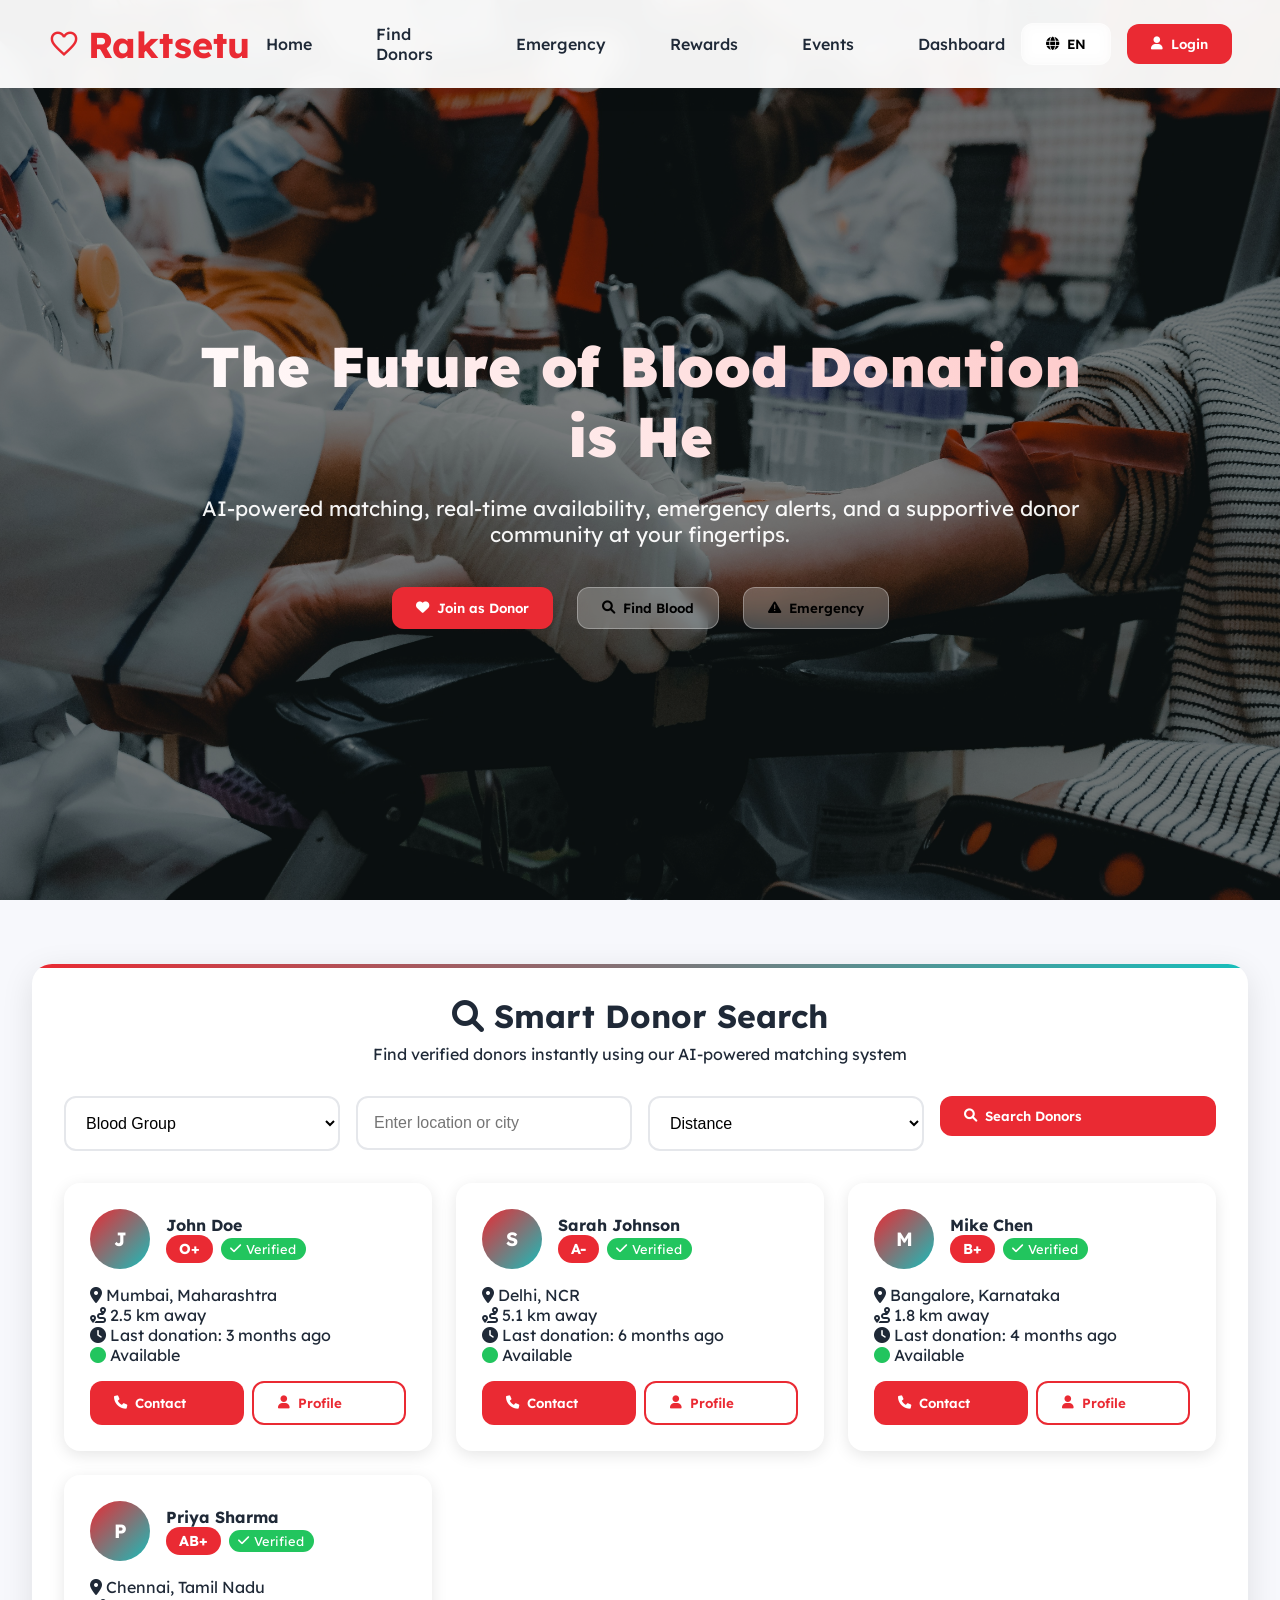
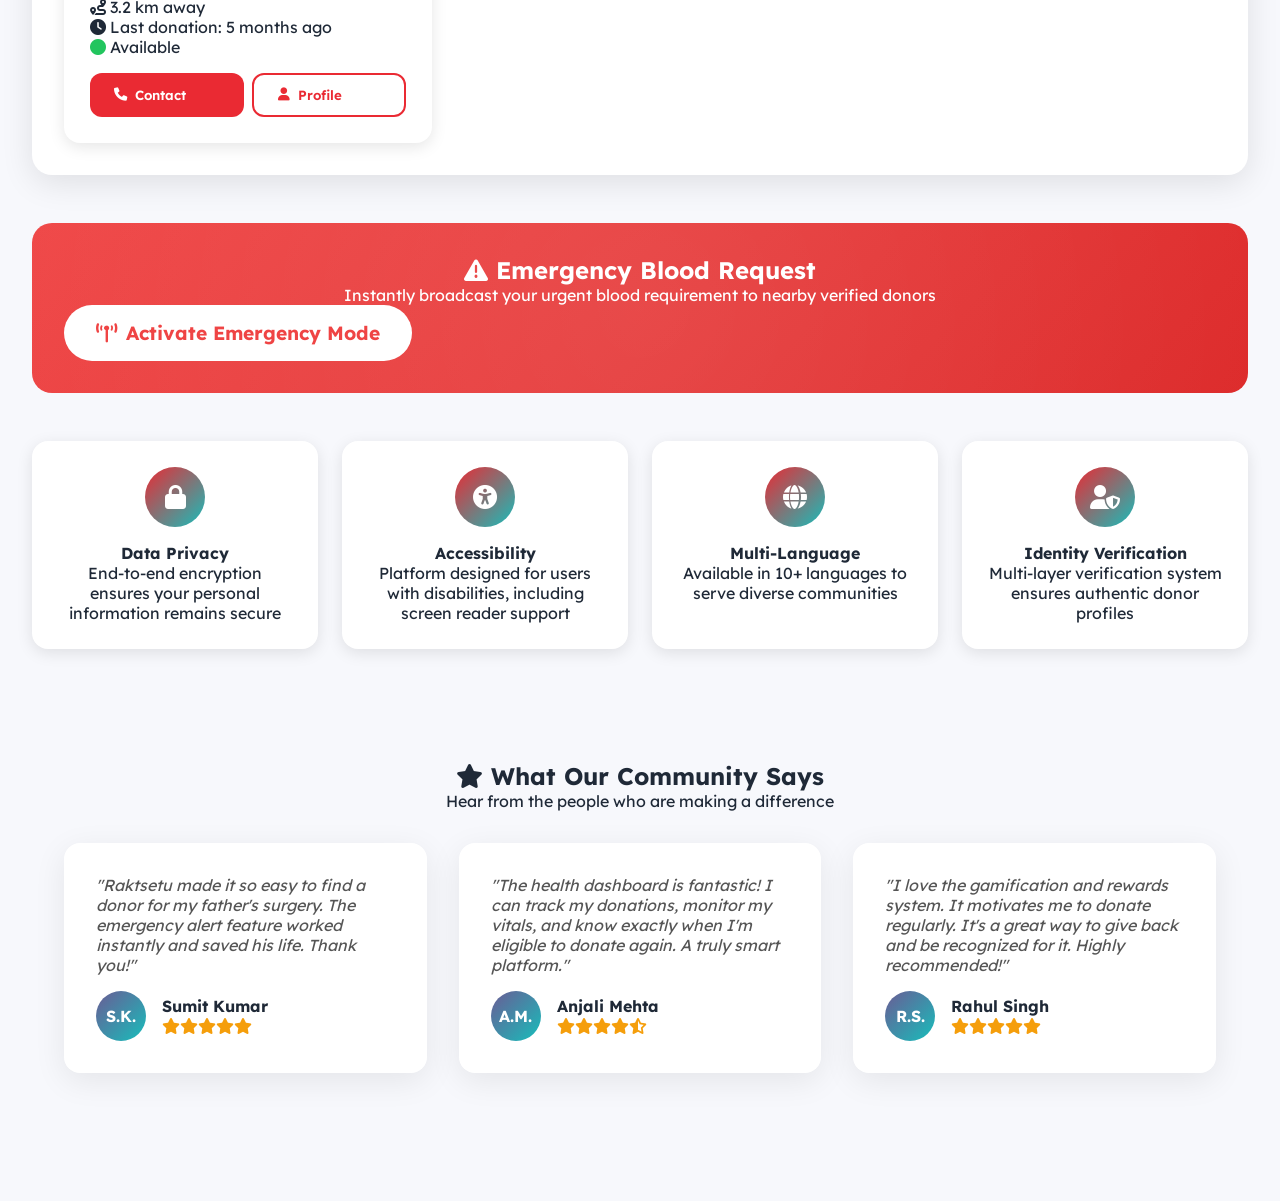
<file: index.html>
<!DOCTYPE html>
<html lang="en">
<head>
  <meta charset="UTF-8" />
  <meta name="viewport" content="width=device-width, initial-scale=1.0" />
  <title>Raktsetu - Smart Blood Donation Platform</title>
  <link href="https://fonts.googleapis.com/css2?family=Lexend:wght@400;500;700;900&display=swap" rel="stylesheet">
  <link href="https://fonts.googleapis.com/css2?family=Material+Symbols+Outlined" rel="stylesheet" />
  <link href="https://cdnjs.cloudflare.com/ajax/libs/font-awesome/6.0.0/css/all.min.css" rel="stylesheet">
   <link rel="stylesheet" href="styles.css" />

</head>
<body>
  <header class="navbar">
    <div class="logo">
      <span class="material-symbols-outlined heartbeat">favorite</span>
      <h2>Raktsetu</h2>
    </div>
    <nav class="nav-links">
      <a href="#home">Home</a>
      <a href="#search">Find Donors</a>
      <a href="#emergency">Emergency</a>
      <a href="rewards.html">Rewards</a>
      <a href="events.html">Events</a>
      <a href="dashboard.html">Dashboard</a>
    </nav>
    <div class="nav-actions">
      <div class="language-selector">
        <button class="btn glass" id="languageBtn">
          <i class="fas fa-globe"></i> EN
        </button>
        <div class="language-dropdown" id="languageDropdown">
          <div class="language-option" data-lang="en">🇺🇸 English</div>
          <div class="language-option" data-lang="hi">🇮🇳 हिंदी</div>
          <div class="language-option" data-lang="es">🇪🇸 Español</div>
          <div class="language-option" data-lang="fr">🇫🇷 Français</div>
        </div>
      </div>
      <button class="btn primary" onclick="openModal('loginModal')">
        <i class="fas fa-user"></i> Login
      </button>
    </div>
  </header>

  <section class="hero">
    <div class="hero-content">
      <h1>The Future of Blood Donation is Here</h1>
      <p>AI-powered matching, real-time availability, emergency alerts, and a supportive donor community at your fingertips.</p>
      <div class="hero-buttons">
        <button class="btn primary" onclick="openModal('donorModal')">
          <i class="fas fa-heart"></i> Join as Donor
        </button>
        <button class="btn glass" onclick="scrollToSection('search')">
          <i class="fas fa-search"></i> Find Blood
        </button>
        <button class="btn glass" onclick="openModal('emergencyModal')">
          <i class="fas fa-exclamation-triangle"></i> Emergency
        </button>
      </div>
    </div>
  </section>

  <div class="dashboard">
    <section class="search-section" id="search">
      <div class="search-header">
        <h2><i class="fas fa-search"></i> Smart Donor Search</h2>
        <p>Find verified donors instantly using our AI-powered matching system</p>
      </div>
      
      <form class="search-form" id="searchForm">
        <div class="form-group">
          <select class="form-control" id="bloodType">
            <option value="">Blood Group</option>
            <option value="A+">A+</option>
            <option value="A-">A-</option>
            <option value="B+">B+</option>
            <option value="B-">B-</option>
            <option value="AB+">AB+</option>
            <option value="AB-">AB-</option>
            <option value="O+">O+</option>
            <option value="O-">O-</option>
          </select>
        </div>
        <div class="form-group">
          <input type="text" class="form-control" id="location" placeholder="Enter location or city">
        </div>
        <div class="form-group">
          <select class="form-control" id="distance">
            <option value="">Distance</option>
            <option value="5">Within 5 km</option>
            <option value="10">Within 10 km</option>
            <option value="25">Within 25 km</option>
            <option value="50">Within 50 km</option>
          </select>
        </div>
        <div class="form-group">
          <button type="submit" class="btn primary" style="width: 100%;">
            <i class="fas fa-search"></i> Search Donors
          </button>
        </div>
      </form>

      <div class="search-results" id="searchResults"></div>
    </section>

    <section class="emergency-section" id="emergency">
      <h2><i class="fas fa-exclamation-triangle"></i> Emergency Blood Request</h2>
      <p>Instantly broadcast your urgent blood requirement to nearby verified donors</p>
      <button class="btn emergency-button" onclick="activateEmergency()">
        <i class="fas fa-broadcast-tower"></i> Activate Emergency Mode
      </button>
    </section>

    <div class="security-features">
      <div class="security-card">
        <div class="feature-icon" style="width: 60px; height: 60px; font-size: 1.5rem;">
          <i class="fas fa-lock"></i>
        </div>
        <h4>Data Privacy</h4>
        <p>End-to-end encryption ensures your personal information remains secure</p>
      </div>
      
      <div class="security-card">
        <div class="feature-icon" style="width: 60px; height: 60px; font-size: 1.5rem;">
          <i class="fas fa-universal-access"></i>
        </div>
        <h4>Accessibility</h4>
        <p>Platform designed for users with disabilities, including screen reader support</p>
      </div>
      
      <div class="security-card">
        <div class="feature-icon" style="width: 60px; height: 60px; font-size: 1.5rem;">
          <i class="fas fa-globe"></i>
        </div>
        <h4>Multi-Language</h4>
        <p>Available in 10+ languages to serve diverse communities</p>
      </div>

      <div class="security-card">
        <div class="feature-icon" style="width: 60px; height: 60px; font-size: 1.5rem;">
          <i class="fas fa-user-shield"></i>
        </div>
        <h4>Identity Verification</h4>
        <p>Multi-layer verification system ensures authentic donor profiles</p>
      </div>
    </div>
    
    <section class="reviews-section" id="reviews">
      <h2><i class="fas fa-star"></i> What Our Community Says</h2>
      <p>Hear from the people who are making a difference</p>
      
      <div class="reviews-grid">
        <div class="review-card">
          <p>"Raktsetu made it so easy to find a donor for my father's surgery. The emergency alert feature worked instantly and saved his life. Thank you!"</p>
          <div class="reviewer-info">
            <div class="reviewer-avatar">S.K.</div>
            <div>
              <strong>Sumit Kumar</strong>
              <div style="color: #f59e0b;">
                <i class="fas fa-star"></i><i class="fas fa-star"></i><i class="fas fa-star"></i><i class="fas fa-star"></i><i class="fas fa-star"></i>
              </div>
            </div>
          </div>
        </div>
        
        <div class="review-card">
          <p>"The health dashboard is fantastic! I can track my donations, monitor my vitals, and know exactly when I'm eligible to donate again. A truly smart platform."</p>
          <div class="reviewer-info">
            <div class="reviewer-avatar">A.M.</div>
            <div>
              <strong>Anjali Mehta</strong>
              <div style="color: #f59e0b;">
                <i class="fas fa-star"></i><i class="fas fa-star"></i><i class="fas fa-star"></i><i class="fas fa-star"></i><i class="fas fa-star-half-alt"></i>
              </div>
            </div>
          </div>
        </div>

        <div class="review-card">
          <p>"I love the gamification and rewards system. It motivates me to donate regularly. It's a great way to give back and be recognized for it. Highly recommended!"</p>
          <div class="reviewer-info">
            <div class="reviewer-avatar">R.S.</div>
            <div>
              <strong>Rahul Singh</strong>
              <div style="color: #f59e0b;">
                <i class="fas fa-star"></i><i class="fas fa-star"></i><i class="fas fa-star"></i><i class="fas fa-star"></i><i class="fas fa-star"></i>
              </div>
            </div>
          </div>
        </div>
      </div>
    </section>
  </div>
  
  <div class="modal" id="loginModal">
    <div class="modal-content">
      <button class="modal-close" onclick="closeModal('loginModal')">×</button>
      <h2><i class="fas fa-sign-in-alt"></i> Login to Raktsetu</h2>
      <form id="loginForm">
        <div style="margin-bottom: 1rem;">
          <input type="email" class="form-control" placeholder="Email Address" required>
        </div>
        <div style="margin-bottom: 1rem;">
          <input type="password" class="form-control" placeholder="Password" required>
        </div>
        <button type="submit" class="btn primary" style="width: 100%;">
          <i class="fas fa-sign-in-alt"></i> Login
        </button>
      </form>
      <p style="text-align: center; margin-top: 1rem;">
        Don't have an account? <a href="#" onclick="openModal('donorModal'); closeModal('loginModal');">Sign up</a>
      </p>
    </div>
  </div>

  <div class="modal" id="donorModal">
    <div class="modal-content">
      <button class="modal-close" onclick="closeModal('donorModal')">×</button>
      <h2><i class="fas fa-user-plus"></i> Join as Donor</h2>
      <form id="donorForm">
        <div style="display: grid; grid-template-columns: 1fr 1fr; gap: 1rem; margin-bottom: 1rem;">
          <input type="text" class="form-control" placeholder="Full Name" required>
          <input type="email" class="form-control" placeholder="Email" required>
        </div>
        <div style="display: grid; grid-template-columns: 1fr 1fr; gap: 1rem; margin-bottom: 1rem;">
          <input type="tel" class="form-control" placeholder="Phone Number" required>
          <select class="form-control" required>
            <option value="">Blood Group</option>
            <option value="A+">A+</option>
            <option value="A-">A-</option>
            <option value="B+">B+</option>
            <option value="B-">B-</option>
            <option value="AB+">AB+</option>
            <option value="AB-">AB-</option>
            <option value="O+">O+</option>
            <option value="O-">O-</option>
          </select>
        </div>
        <div style="margin-bottom: 1rem;">
          <input type="text" class="form-control" placeholder="City, State" required>
        </div>
        <div style="margin-bottom: 1rem;">
          <label style="display: flex; align-items: center; gap: 0.5rem;">
            <input type="checkbox" required>
            I agree to health verification and terms of service
          </label>
        </div>
        <button type="submit" class="btn primary" style="width: 100%;">
          <i class="fas fa-heart"></i> Register as Donor
        </button>
      </form>
    </div>
  </div>

  <div class="modal" id="emergencyModal">
    <div class="modal-content">
      <button class="modal-close" onclick="closeModal('emergencyModal')">×</button>
      <h2 style="color: var(--danger);"><i class="fas fa-exclamation-triangle"></i> Emergency Blood Request</h2>
      <form id="emergencyForm">
        <div style="margin-bottom: 1rem;">
          <select class="form-control" required>
            <option value="">Required Blood Group</option>
            <option value="A+">A+</option>
            <option value="A-">A-</option>
            <option value="B+">B+</option>
            <option value="B-">B-</option>
            <option value="AB+">AB+</option>
            <option value="AB-">AB-</option>
            <option value="O+">O+</option>
            <option value="O-">O-</option>
          </select>
        </div>
        <div style="margin-bottom: 1rem;">
          <input type="number" class="form-control" placeholder="Units Required" min="1" required>
        </div>
        <div style="margin-bottom: 1rem;">
          <input type="text" class="form-control" placeholder="Hospital Name" required>
        </div>
        <div style="margin-bottom: 1rem;">
          <input type="text" class="form-control" placeholder="Hospital Address" required>
        </div>
        <div style="margin-bottom: 1rem;">
          <input type="tel" class="form-control" placeholder="Emergency Contact" required>
        </div>
        <div style="margin-bottom: 1rem;">
          <textarea class="form-control" rows="3" placeholder="Additional Details (Patient condition, urgency level)"></textarea>
        </div>
        <button type="submit" class="btn" style="width: 100%; background: var(--danger); color: white;">
          <i class="fas fa-broadcast-tower"></i> Send Emergency Alert
        </button>
      </form>
    </div>
  </div>

  <div class="toast" id="toast">
    <i class="fas fa-check-circle"></i>
    <span id="toastMessage">Success!</span>
  </div>
  <script src="script.js"></script>
</body>
</html>
</file>
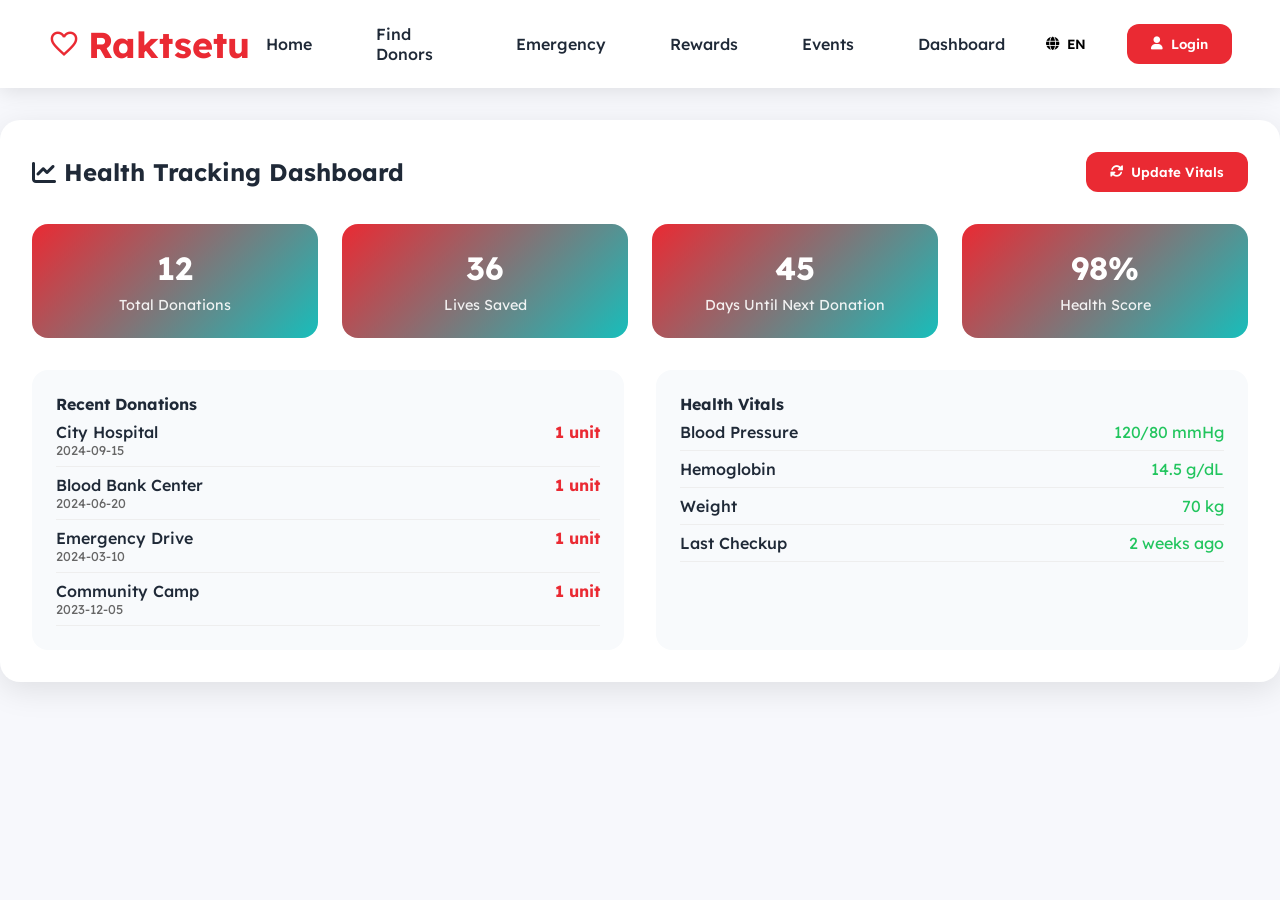
<file: dashboard.html>
<!DOCTYPE html>
<html lang="en">
<head>
  <meta charset="UTF-8" />
  <meta name="viewport" content="width=device-width, initial-scale=1.0" />
  <title>Raktsetu - Dashboard</title>
  <link href="https://fonts.googleapis.com/css2?family=Lexend:wght@400;500;700;900&display=swap" rel="stylesheet">
  <link href="https://fonts.googleapis.com/css2?family=Material+Symbols+Outlined" rel="stylesheet" />
  <link href="https://cdnjs.cloudflare.com/ajax/libs/font-awesome/6.0.0/css/all.min.css" rel="stylesheet">
  <style>
    /* Global Variables */
    :root {
      --primary: #ea2a33;
      --secondary: #6b5b95;
      --accent: #17bebb;
      --base: #f7f8fc;
      --success: #22c55e;
      --warning: #f59e0b;
      --danger: #ef4444;
      --dark: #1f2937;
      --light: #f8fafc;
    }

    * {
      margin: 0;
      padding: 0;
      box-sizing: border-box;
    }

    body {
      font-family: "Lexend", sans-serif;
      background: var(--base);
      color: var(--dark);
      overflow-x: hidden;
    }

    /* Enhanced Navbar */
    .navbar {
      position: fixed;
      top: 0;
      width: 100%;
      display: flex;
      justify-content: space-between;
      align-items: center;
      padding: 1rem 3rem;
      background: rgba(255, 255, 255, 0.95);
      backdrop-filter: blur(10px);
      box-shadow: 0 4px 20px rgba(0,0,0,0.1);
      z-index: 1000;
      transition: all 0.3s ease;
    }

    .logo {
      display: flex;
      align-items: center;
      gap: 0.5rem;
      color: var(--primary);
      font-weight: 700;
      font-size: 1.5rem;
    }

    .heartbeat {
      color: var(--primary);
      animation: heartbeat 1.5s infinite;
      font-size: 2rem;
    }

    .nav-links {
      display: flex;
      gap: 2rem;
      align-items: center;
    }

    .nav-links a {
      text-decoration: none;
      color: var(--dark);
      font-weight: 500;
      padding: 0.5rem 1rem;
      border-radius: 8px;
      transition: all 0.3s ease;
    }

    .nav-links a:hover {
      background: var(--primary);
      color: white;
      transform: translateY(-2px);
    }

    .nav-actions {
      display: flex;
      gap: 1rem;
      align-items: center;
    }

    .btn {
      padding: 0.75rem 1.5rem;
      border: none;
      border-radius: 12px;
      font-weight: 600;
      cursor: pointer;
      transition: all 0.3s ease;
      display: flex;
      align-items: center;
      gap: 0.5rem;
      font-family: inherit;
    }

    .btn.primary {
      background: var(--primary);
      color: white;
    }

    .btn.primary:hover {
      background: #c91f28;
      transform: translateY(-2px);
      box-shadow: 0 8px 25px rgba(234, 42, 51, 0.3);
    }

    .btn.secondary {
      border: 2px solid var(--primary);
      background: transparent;
      color: var(--primary);
    }

    .btn.glass {
      background: rgba(255,255,255,0.25);
      backdrop-filter: blur(6px);
      border: 1px solid rgba(255,255,255,0.3);
    }
    
    .content-page {
      padding-top: 120px;
      padding-bottom: 4rem;
      max-width: 1400px;
      margin: 0 auto;
      min-height: 100vh;
    }

    /* Health Dashboard */
    .health-dashboard {
      background: white;
      border-radius: 20px;
      padding: 2rem;
      box-shadow: 0 8px 32px rgba(0,0,0,0.1);
      margin-bottom: 3rem;
    }

    .dashboard-header {
      display: flex;
      justify-content: space-between;
      align-items: center;
      margin-bottom: 2rem;
    }

    .stats-grid {
      display: grid;
      grid-template-columns: repeat(auto-fit, minmax(200px, 1fr));
      gap: 1.5rem;
      margin-bottom: 2rem;
    }

    .stat-card {
      background: linear-gradient(135deg, var(--primary), var(--accent));
      color: white;
      padding: 1.5rem;
      border-radius: 16px;
      text-align: center;
    }

    .stat-number {
      font-size: 2rem;
      font-weight: bold;
      margin-bottom: 0.5rem;
    }

    .stat-label {
      opacity: 0.9;
      font-size: 0.9rem;
    }

    /* Modal Styles */
    .modal {
      display: none;
      position: fixed;
      top: 0;
      left: 0;
      width: 100%;
      height: 100%;
      background: rgba(0,0,0,0.8);
      z-index: 10000;
      align-items: center;
      justify-content: center;
    }

    .modal-content {
      background: white;
      border-radius: 20px;
      padding: 2rem;
      max-width: 500px;
      width: 90%;
      max-height: 80vh;
      overflow-y: auto;
      position: relative;
    }

    .modal-close {
      position: absolute;
      top: 1rem;
      right: 1rem;
      background: none;
      border: none;
      font-size: 1.5rem;
      cursor: pointer;
      color: var(--dark);
    }
    
    /* Language Selector */
    .language-selector {
      position: relative;
    }

    .language-dropdown {
      position: absolute;
      top: 100%;
      right: 0;
      background: white;
      border-radius: 12px;
      box-shadow: 0 8px 32px rgba(0,0,0,0.1);
      padding: 0.5rem 0;
      min-width: 150px;
      display: none;
      z-index: 1001;
    }

    .language-option {
      padding: 0.75rem 1rem;
      cursor: pointer;
      transition: all 0.3s ease;
      display: flex;
      align-items: center;
      gap: 0.5rem;
    }

    .language-option:hover {
      background: var(--base);
      color: var(--primary);
    }

    /* Animations */
    @keyframes heartbeat {
      0%, 100% { transform: scale(1); }
      50% { transform: scale(1.3); }
    }

    @keyframes fadeInUp {
      from { opacity: 0; transform: translateY(30px); }
      to { opacity: 1; transform: translateY(0); }
    }

    /* Toast Notification */
    .toast {
      position: fixed;
      bottom: 20px;
      right: 20px;
      background: var(--success);
      color: white;
      padding: 1rem 1.5rem;
      border-radius: 12px;
      font-weight: 500;
      opacity: 0;
      transform: translateY(20px);
      transition: all 0.5s ease;
      z-index: 9999;
      display: flex;
      align-items: center;
      gap: 0.5rem;
    }

    .toast.show {
      opacity: 1;
      transform: translateY(0);
    }
    .toast.error {
      background: var(--danger);
    }
    .toast.info {
      background: var(--secondary);
    }
    
    /* Responsive Design */
    @media (max-width: 768px) {
      .navbar {
        padding: 1rem;
      }
      
      .nav-links {
        display: none;
      }
    }
  </style>
</head>
<body>
  <header class="navbar">
    <div class="logo">
      <span class="material-symbols-outlined heartbeat">favorite</span>
      <h2>Raktsetu</h2>
    </div>
    <nav class="nav-links">
      <a href="index.html">Home</a>
      <a href="index.html#search">Find Donors</a>
      <a href="index.html#emergency">Emergency</a>
      <a href="rewards.html">Rewards</a>
      <a href="events.html">Events</a>
      <a href="dashboard.html">Dashboard</a>
    </nav>
    <div class="nav-actions">
      <div class="language-selector">
        <button class="btn glass" id="languageBtn">
          <i class="fas fa-globe"></i> EN
        </button>
        <div class="language-dropdown" id="languageDropdown">
          <div class="language-option" data-lang="en">🇺🇸 English</div>
          <div class="language-option" data-lang="hi">🇮🇳 हिंदी</div>
          <div class="language-option" data-lang="es">🇪🇸 Español</div>
          <div class="language-option" data-lang="fr">🇫🇷 Français</div>
        </div>
      </div>
      <button class="btn primary" onclick="openModal('loginModal')">
        <i class="fas fa-user"></i> Login
      </button>
    </div>
  </header>

  <div class="content-page">
    <section class="health-dashboard" id="dashboard">
      <div class="dashboard-header">
        <h2><i class="fas fa-chart-line"></i> Health Tracking Dashboard</h2>
        <button class="btn primary" onclick="updateVitals()">
          <i class="fas fa-sync-alt"></i> Update Vitals
        </button>
      </div>
      
      <div class="stats-grid">
        <div class="stat-card">
          <div class="stat-number" id="totalDonations">12</div>
          <div class="stat-label">Total Donations</div>
        </div>
        <div class="stat-card">
          <div class="stat-number" id="livesSaved">36</div>
          <div class="stat-label">Lives Saved</div>
        </div>
        <div class="stat-card">
          <div class="stat-number" id="nextDonation">45</div>
          <div class="stat-label">Days Until Next Donation</div>
        </div>
        <div class="stat-card">
          <div class="stat-number" id="healthScore">98%</div>
          <div class="stat-label">Health Score</div>
        </div>
      </div>

      <div style="display: grid; grid-template-columns: 1fr 1fr; gap: 2rem; margin-top: 2rem;">
        <div style="background: var(--light); padding: 1.5rem; border-radius: 16px;">
          <h4>Recent Donations</h4>
          <div id="donationHistory"></div>
        </div>
        <div style="background: var(--light); padding: 1.5rem; border-radius: 16px;">
          <h4>Health Vitals</h4>
          <div id="healthVitals"></div>
        </div>
      </div>
    </section>
  </div>

  <div class="modal" id="loginModal">
    <div class="modal-content">
      <button class="modal-close" onclick="closeModal('loginModal')">×</button>
      <h2><i class="fas fa-sign-in-alt"></i> Login to Raktsetu</h2>
      <form id="loginForm">
        <div style="margin-bottom: 1rem;">
          <input type="email" class="form-control" placeholder="Email Address" required>
        </div>
        <div style="margin-bottom: 1rem;">
          <input type="password" class="form-control" placeholder="Password" required>
        </div>
        <button type="submit" class="btn primary" style="width: 100%;">
          <i class="fas fa-sign-in-alt"></i> Login
        </button>
      </form>
      <p style="text-align: center; margin-top: 1rem;">
        Don't have an account? <a href="#" onclick="openModal('donorModal'); closeModal('loginModal');">Sign up</a>
      </p>
    </div>
  </div>

  <div class="modal" id="donorModal">
    <div class="modal-content">
      <button class="modal-close" onclick="closeModal('donorModal')">×</button>
      <h2><i class="fas fa-user-plus"></i> Join as Donor</h2>
      <form id="donorForm">
        <div style="display: grid; grid-template-columns: 1fr 1fr; gap: 1rem; margin-bottom: 1rem;">
          <input type="text" class="form-control" placeholder="Full Name" required>
          <input type="email" class="form-control" placeholder="Email" required>
        </div>
        <div style="display: grid; grid-template-columns: 1fr 1fr; gap: 1rem; margin-bottom: 1rem;">
          <input type="tel" class="form-control" placeholder="Phone Number" required>
          <select class="form-control" required>
            <option value="">Blood Group</option>
            <option value="A+">A+</option>
            <option value="A-">A-</option>
            <option value="B+">B+</option>
            <option value="B-">B-</option>
            <option value="AB+">AB+</option>
            <option value="AB-">AB-</option>
            <option value="O+">O+</option>
            <option value="O-">O-</option>
          </select>
        </div>
        <div style="margin-bottom: 1rem;">
          <input type="text" class="form-control" placeholder="City, State" required>
        </div>
        <div style="margin-bottom: 1rem;">
          <label style="display: flex; align-items: center; gap: 0.5rem;">
            <input type="checkbox" required>
            I agree to health verification and terms of service
          </label>
        </div>
        <button type="submit" class="btn primary" style="width: 100%;">
          <i class="fas fa-heart"></i> Register as Donor
        </button>
      </form>
    </div>
  </div>

  <div class="modal" id="emergencyModal">
    <div class="modal-content">
      <button class="modal-close" onclick="closeModal('emergencyModal')">×</button>
      <h2 style="color: var(--danger);"><i class="fas fa-exclamation-triangle"></i> Emergency Blood Request</h2>
      <form id="emergencyForm">
        <div style="margin-bottom: 1rem;">
          <select class="form-control" required>
            <option value="">Required Blood Group</option>
            <option value="A+">A+</option>
            <option value="A-">A-</option>
            <option value="B+">B+</option>
            <option value="B-">B-</option>
            <option value="AB+">AB+</option>
            <option value="AB-">AB-</option>
            <option value="O+">O+</option>
            <option value="O-">O-</option>
          </select>
        </div>
        <div style="margin-bottom: 1rem;">
          <input type="number" class="form-control" placeholder="Units Required" min="1" required>
        </div>
        <div style="margin-bottom: 1rem;">
          <input type="text" class="form-control" placeholder="Hospital Name" required>
        </div>
        <div style="margin-bottom: 1rem;">
          <input type="text" class="form-control" placeholder="Hospital Address" required>
        </div>
        <div style="margin-bottom: 1rem;">
          <input type="tel" class="form-control" placeholder="Emergency Contact" required>
        </div>
        <div style="margin-bottom: 1rem;">
          <textarea class="form-control" rows="3" placeholder="Additional Details (Patient condition, urgency level)"></textarea>
        </div>
        <button type="submit" class="btn" style="width: 100%; background: var(--danger); color: white;">
          <i class="fas fa-broadcast-tower"></i> Send Emergency Alert
        </button>
      </form>
    </div>
  </div>

  <div class="toast" id="toast">
    <i class="fas fa-check-circle"></i>
    <span id="toastMessage">Success!</span>
  </div>

  <script>
    function openModal(modalId) {
      const modal = document.getElementById(modalId);
      modal.style.display = 'flex';
      document.body.style.overflow = 'hidden';
    }

    function closeModal(modalId) {
      const modal = document.getElementById(modalId);
      modal.style.display = 'none';
      document.body.style.overflow = 'auto';
    }

    function showToast(message, type = 'success') {
      const toast = document.getElementById('toast');
      const toastMessage = document.getElementById('toastMessage');
      
      toast.className = `toast ${type}`;
      toastMessage.textContent = message;
      
      const icon = toast.querySelector('i');
      switch(type) {
        case 'success':
          icon.className = 'fas fa-check-circle';
          break;
        case 'error':
          icon.className = 'fas fa-exclamation-circle';
          break;
        case 'info':
          icon.className = 'fas fa-info-circle';
          break;
        default:
          icon.className = 'fas fa-check-circle';
      }
      
      toast.classList.add('show');
      
      setTimeout(() => {
        toast.classList.remove('show');
      }, 4000);
    }
    
    // Close modals when clicking outside
    window.onclick = function(event) {
      const modals = document.querySelectorAll('.modal');
      modals.forEach(modal => {
        if (event.target === modal) {
          modal.style.display = 'none';
          document.body.style.overflow = 'auto';
        }
      });
    }

    // Add navbar scroll effect
    let lastScrollTop = 0;
    window.addEventListener('scroll', function() {
      const navbar = document.querySelector('.navbar');
      const scrollTop = window.pageYOffset || document.documentElement.scrollTop;
      
      if (scrollTop > lastScrollTop) {
        navbar.style.transform = 'translateY(-100%)';
      } else {
        navbar.style.transform = 'translateY(0)';
      }
      
      if (scrollTop > 100) {
        navbar.style.background = 'rgba(255, 255, 255, 0.95)';
        navbar.style.backdropFilter = 'blur(20px)';
      } else {
        navbar.style.background = 'rgba(255, 255, 255, 0.95)';
        navbar.style.backdropFilter = 'blur(10px)';
      }
      
      lastScrollTop = scrollTop;
    });

    function updateVitals() {
      // Animate stats update
      const stats = ['totalDonations', 'livesSaved', 'nextDonation', 'healthScore'];
      stats.forEach(stat => {
        const element = document.getElementById(stat);
        const currentValue = parseInt(element.textContent);
        const newValue = currentValue + Math.floor(Math.random() * 5);
        
        animateNumber(element, currentValue, stat === 'healthScore' ? newValue + '%' : newValue);
      });
      
      showToast('Health data updated successfully!', 'success');
    }

    function animateNumber(element, start, end) {
      const isPercentage = typeof end === 'string' && end.includes('%');
      const endValue = isPercentage ? parseInt(end) : end;
      const duration = 1000;
      const startTime = performance.now();
      
      function update(currentTime) {
        const elapsed = currentTime - startTime;
        const progress = Math.min(elapsed / duration, 1);
        const current = Math.floor(start + (endValue - start) * progress);
        
        element.textContent = isPercentage ? current + '%' : current;
        
        if (progress < 1) {
          requestAnimationFrame(update);
        }
      }
      
      requestAnimationFrame(update);
    }

    function loadDonationHistory() {
      const history = [
        { date: '2024-09-15', location: 'City Hospital', units: 1 },
        { date: '2024-06-20', location: 'Blood Bank Center', units: 1 },
        { date: '2024-03-10', location: 'Emergency Drive', units: 1 },
        { date: '2023-12-05', location: 'Community Camp', units: 1 }
      ];

      const historyContainer = document.getElementById('donationHistory');
      historyContainer.innerHTML = history.map(donation => `
        <div style="display: flex; justify-content: space-between; padding: 0.5rem 0; border-bottom: 1px solid #eee;">
          <div>
            <div style="font-weight: 500;">${donation.location}</div>
            <div style="font-size: 0.8rem; color: #666;">${donation.date}</div>
          </div>
          <div style="color: var(--primary); font-weight: bold;">${donation.units} unit</div>
        </div>
      `).join('');
    }

    function loadHealthVitals() {
      const vitals = [
        { label: 'Blood Pressure', value: '120/80 mmHg', status: 'normal' },
        { label: 'Hemoglobin', value: '14.5 g/dL', status: 'good' },
        { label: 'Weight', value: '70 kg', status: 'stable' },
        { label: 'Last Checkup', value: '2 weeks ago', status: 'recent' }
      ];

      const vitalsContainer = document.getElementById('healthVitals');
      vitalsContainer.innerHTML = vitals.map(vital => `
        <div style="display: flex; justify-content: space-between; padding: 0.5rem 0; border-bottom: 1px solid #eee;">
          <div style="font-weight: 500;">${vital.label}</div>
          <div style="color: var(--success);">${vital.value}</div>
        </div>
      `).join('');
    }

    document.addEventListener('DOMContentLoaded', function() {
      loadDonationHistory();
      loadHealthVitals();
    });
  </script>
</body>
</html>
</file>
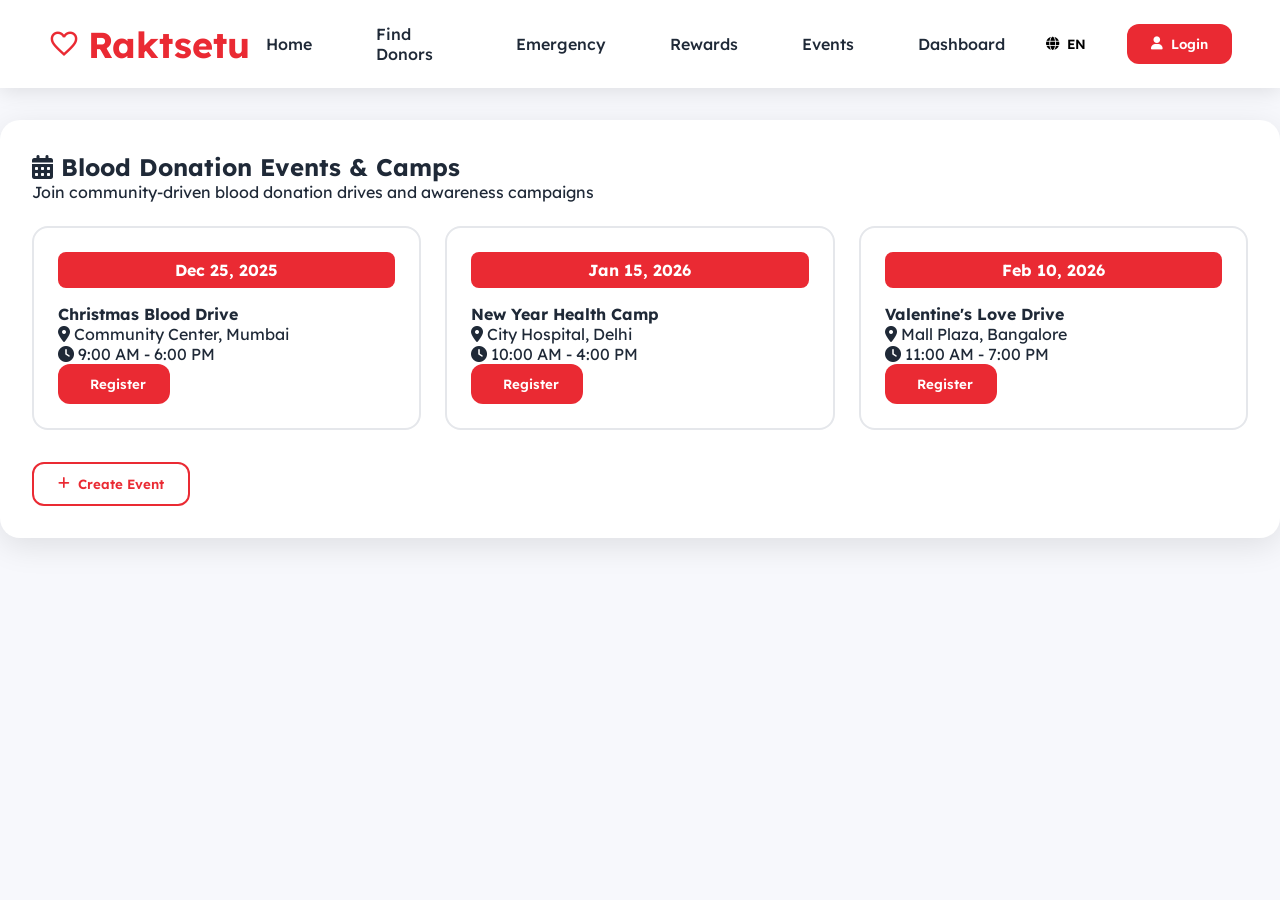
<file: events.html>
<!DOCTYPE html>
<html lang="en">
<head>
  <meta charset="UTF-8" />
  <meta name="viewport" content="width=device-width, initial-scale=1.0" />
  <title>Raktsetu - Events</title>
  <link href="https://fonts.googleapis.com/css2?family=Lexend:wght@400;500;700;900&display=swap" rel="stylesheet">
  <link href="https://fonts.googleapis.com/css2?family=Material+Symbols+Outlined" rel="stylesheet" />
  <link href="https://cdnjs.cloudflare.com/ajax/libs/font-awesome/6.0.0/css/all.min.css" rel="stylesheet">
  <style>
    /* Global Variables */
    :root {
      --primary: #ea2a33;
      --secondary: #6b5b95;
      --accent: #17bebb;
      --base: #f7f8fc;
      --success: #22c55e;
      --warning: #f59e0b;
      --danger: #ef4444;
      --dark: #1f2937;
      --light: #f8fafc;
    }

    * {
      margin: 0;
      padding: 0;
      box-sizing: border-box;
    }

    body {
      font-family: "Lexend", sans-serif;
      background: var(--base);
      color: var(--dark);
      overflow-x: hidden;
    }

    /* Enhanced Navbar */
    .navbar {
      position: fixed;
      top: 0;
      width: 100%;
      display: flex;
      justify-content: space-between;
      align-items: center;
      padding: 1rem 3rem;
      background: rgba(255, 255, 255, 0.95);
      backdrop-filter: blur(10px);
      box-shadow: 0 4px 20px rgba(0,0,0,0.1);
      z-index: 1000;
      transition: all 0.3s ease;
    }

    .logo {
      display: flex;
      align-items: center;
      gap: 0.5rem;
      color: var(--primary);
      font-weight: 700;
      font-size: 1.5rem;
    }

    .heartbeat {
      color: var(--primary);
      animation: heartbeat 1.5s infinite;
      font-size: 2rem;
    }

    .nav-links {
      display: flex;
      gap: 2rem;
      align-items: center;
    }

    .nav-links a {
      text-decoration: none;
      color: var(--dark);
      font-weight: 500;
      padding: 0.5rem 1rem;
      border-radius: 8px;
      transition: all 0.3s ease;
    }

    .nav-links a:hover {
      background: var(--primary);
      color: white;
      transform: translateY(-2px);
    }

    .nav-actions {
      display: flex;
      gap: 1rem;
      align-items: center;
    }

    .btn {
      padding: 0.75rem 1.5rem;
      border: none;
      border-radius: 12px;
      font-weight: 600;
      cursor: pointer;
      transition: all 0.3s ease;
      display: flex;
      align-items: center;
      gap: 0.5rem;
      font-family: inherit;
    }

    .btn.primary {
      background: var(--primary);
      color: white;
    }

    .btn.primary:hover {
      background: #c91f28;
      transform: translateY(-2px);
      box-shadow: 0 8px 25px rgba(234, 42, 51, 0.3);
    }

    .btn.secondary {
      border: 2px solid var(--primary);
      background: transparent;
      color: var(--primary);
    }

    .btn.glass {
      background: rgba(255,255,255,0.25);
      backdrop-filter: blur(6px);
      border: 1px solid rgba(255,255,255,0.3);
    }
    
    .content-page {
      padding-top: 120px;
      padding-bottom: 4rem;
      max-width: 1400px;
      margin: 0 auto;
      min-height: 100vh;
    }
    
    /* Events Section */
    .events-section {
      background: white;
      border-radius: 20px;
      padding: 2rem;
      box-shadow: 0 8px 32px rgba(0,0,0,0.1);
      margin-bottom: 3rem;
    }

    .events-grid {
      display: grid;
      grid-template-columns: repeat(auto-fit, minmax(300px, 1fr));
      gap: 1.5rem;
      margin-top: 1.5rem;
    }

    .event-card {
      border: 2px solid #e5e7eb;
      border-radius: 16px;
      padding: 1.5rem;
      transition: all 0.3s ease;
    }

    .event-card:hover {
      border-color: var(--primary);
      box-shadow: 0 8px 25px rgba(234, 42, 51, 0.1);
    }

    .event-date {
      background: var(--primary);
      color: white;
      padding: 0.5rem;
      border-radius: 8px;
      text-align: center;
      margin-bottom: 1rem;
      font-weight: bold;
    }

    /* Modal Styles */
    .modal {
      display: none;
      position: fixed;
      top: 0;
      left: 0;
      width: 100%;
      height: 100%;
      background: rgba(0,0,0,0.8);
      z-index: 10000;
      align-items: center;
      justify-content: center;
    }

    .modal-content {
      background: white;
      border-radius: 20px;
      padding: 2rem;
      max-width: 500px;
      width: 90%;
      max-height: 80vh;
      overflow-y: auto;
      position: relative;
    }

    .modal-close {
      position: absolute;
      top: 1rem;
      right: 1rem;
      background: none;
      border: none;
      font-size: 1.5rem;
      cursor: pointer;
      color: var(--dark);
    }
    
    /* Language Selector */
    .language-selector {
      position: relative;
    }

    .language-dropdown {
      position: absolute;
      top: 100%;
      right: 0;
      background: white;
      border-radius: 12px;
      box-shadow: 0 8px 32px rgba(0,0,0,0.1);
      padding: 0.5rem 0;
      min-width: 150px;
      display: none;
      z-index: 1001;
    }

    .language-option {
      padding: 0.75rem 1rem;
      cursor: pointer;
      transition: all 0.3s ease;
      display: flex;
      align-items: center;
      gap: 0.5rem;
    }

    .language-option:hover {
      background: var(--base);
      color: var(--primary);
    }

    /* Animations */
    @keyframes heartbeat {
      0%, 100% { transform: scale(1); }
      50% { transform: scale(1.3); }
    }

    @keyframes fadeInUp {
      from { opacity: 0; transform: translateY(30px); }
      to { opacity: 1; transform: translateY(0); }
    }

    /* Toast Notification */
    .toast {
      position: fixed;
      bottom: 20px;
      right: 20px;
      background: var(--success);
      color: white;
      padding: 1rem 1.5rem;
      border-radius: 12px;
      font-weight: 500;
      opacity: 0;
      transform: translateY(20px);
      transition: all 0.5s ease;
      z-index: 9999;
      display: flex;
      align-items: center;
      gap: 0.5rem;
    }

    .toast.show {
      opacity: 1;
      transform: translateY(0);
    }
    .toast.error {
      background: var(--danger);
    }
    .toast.info {
      background: var(--secondary);
    }
    
    /* Responsive Design */
    @media (max-width: 768px) {
      .navbar {
        padding: 1rem;
      }
      
      .nav-links {
        display: none;
      }
    }
  </style>
</head>
<body>
  <header class="navbar">
    <div class="logo">
      <span class="material-symbols-outlined heartbeat">favorite</span>
      <h2>Raktsetu</h2>
    </div>
    <nav class="nav-links">
      <a href="index.html">Home</a>
      <a href="index.html#search">Find Donors</a>
      <a href="index.html#emergency">Emergency</a>
      <a href="rewards.html">Rewards</a>
      <a href="events.html">Events</a>
      <a href="dashboard.html">Dashboard</a>
    </nav>
    <div class="nav-actions">
      <div class="language-selector">
        <button class="btn glass" id="languageBtn">
          <i class="fas fa-globe"></i> EN
        </button>
        <div class="language-dropdown" id="languageDropdown">
          <div class="language-option" data-lang="en">🇺🇸 English</div>
          <div class="language-option" data-lang="hi">🇮🇳 हिंदी</div>
          <div class="language-option" data-lang="es">🇪🇸 Español</div>
          <div class="language-option" data-lang="fr">🇫🇷 Français</div>
        </div>
      </div>
      <button class="btn primary" onclick="openModal('loginModal')">
        <i class="fas fa-user"></i> Login
      </button>
    </div>
  </header>

  <div class="content-page">
    <section class="events-section" id="events">
      <h2><i class="fas fa-calendar-alt"></i> Blood Donation Events & Camps</h2>
      <p>Join community-driven blood donation drives and awareness campaigns</p>
      
      <div class="events-grid" id="eventsGrid">
        <div class="event-card">
          <div class="event-date">Dec 25, 2025</div>
          <h4>Christmas Blood Drive</h4>
          <p><i class="fas fa-map-marker-alt"></i> Community Center, Mumbai</p>
          <p><i class="fas fa-clock"></i> 9:00 AM - 6:00 PM</p>
          <button class="btn primary" onclick="registerEvent('christmas-drive')">
            <i class="fas fa-hand-heart"></i> Register
          </button>
        </div>
        
        <div class="event-card">
          <div class="event-date">Jan 15, 2026</div>
          <h4>New Year Health Camp</h4>
          <p><i class="fas fa-map-marker-alt"></i> City Hospital, Delhi</p>
          <p><i class="fas fa-clock"></i> 10:00 AM - 4:00 PM</p>
          <button class="btn primary" onclick="registerEvent('newyear-camp')">
            <i class="fas fa-hand-heart"></i> Register
          </button>
        </div>

        <div class="event-card">
          <div class="event-date">Feb 10, 2026</div>
          <h4>Valentine's Love Drive</h4>
          <p><i class="fas fa-map-marker-alt"></i> Mall Plaza, Bangalore</p>
          <p><i class="fas fa-clock"></i> 11:00 AM - 7:00 PM</p>
          <button class="btn primary" onclick="registerEvent('valentine-drive')">
            <i class="fas fa-hand-heart"></i> Register
          </button>
        </div>
      </div>
      
      <div style="text-align: center; margin-top: 2rem;">
        <button class="btn secondary" onclick="createEvent()">
          <i class="fas fa-plus"></i> Create Event
        </button>
      </div>
    </section>
  </div>

  <div class="modal" id="loginModal">
    <div class="modal-content">
      <button class="modal-close" onclick="closeModal('loginModal')">×</button>
      <h2><i class="fas fa-sign-in-alt"></i> Login to Raktsetu</h2>
      <form id="loginForm">
        <div style="margin-bottom: 1rem;">
          <input type="email" class="form-control" placeholder="Email Address" required>
        </div>
        <div style="margin-bottom: 1rem;">
          <input type="password" class="form-control" placeholder="Password" required>
        </div>
        <button type="submit" class="btn primary" style="width: 100%;">
          <i class="fas fa-sign-in-alt"></i> Login
        </button>
      </form>
      <p style="text-align: center; margin-top: 1rem;">
        Don't have an account? <a href="#" onclick="openModal('donorModal'); closeModal('loginModal');">Sign up</a>
      </p>
    </div>
  </div>

  <div class="modal" id="donorModal">
    <div class="modal-content">
      <button class="modal-close" onclick="closeModal('donorModal')">×</button>
      <h2><i class="fas fa-user-plus"></i> Join as Donor</h2>
      <form id="donorForm">
        <div style="display: grid; grid-template-columns: 1fr 1fr; gap: 1rem; margin-bottom: 1rem;">
          <input type="text" class="form-control" placeholder="Full Name" required>
          <input type="email" class="form-control" placeholder="Email" required>
        </div>
        <div style="display: grid; grid-template-columns: 1fr 1fr; gap: 1rem; margin-bottom: 1rem;">
          <input type="tel" class="form-control" placeholder="Phone Number" required>
          <select class="form-control" required>
            <option value="">Blood Group</option>
            <option value="A+">A+</option>
            <option value="A-">A-</option>
            <option value="B+">B+</option>
            <option value="B-">B-</option>
            <option value="AB+">AB+</option>
            <option value="AB-">AB-</option>
            <option value="O+">O+</option>
            <option value="O-">O-</option>
          </select>
        </div>
        <div style="margin-bottom: 1rem;">
          <input type="text" class="form-control" placeholder="City, State" required>
        </div>
        <div style="margin-bottom: 1rem;">
          <label style="display: flex; align-items: center; gap: 0.5rem;">
            <input type="checkbox" required>
            I agree to health verification and terms of service
          </label>
        </div>
        <button type="submit" class="btn primary" style="width: 100%;">
          <i class="fas fa-heart"></i> Register as Donor
        </button>
      </form>
    </div>
  </div>

  <div class="modal" id="emergencyModal">
    <div class="modal-content">
      <button class="modal-close" onclick="closeModal('emergencyModal')">×</button>
      <h2 style="color: var(--danger);"><i class="fas fa-exclamation-triangle"></i> Emergency Blood Request</h2>
      <form id="emergencyForm">
        <div style="margin-bottom: 1rem;">
          <select class="form-control" required>
            <option value="">Required Blood Group</option>
            <option value="A+">A+</option>
            <option value="A-">A-</option>
            <option value="B+">B+</option>
            <option value="B-">B-</option>
            <option value="AB+">AB+</option>
            <option value="AB-">AB-</option>
            <option value="O+">O+</option>
            <option value="O-">O-</option>
          </select>
        </div>
        <div style="margin-bottom: 1rem;">
          <input type="number" class="form-control" placeholder="Units Required" min="1" required>
        </div>
        <div style="margin-bottom: 1rem;">
          <input type="text" class="form-control" placeholder="Hospital Name" required>
        </div>
        <div style="margin-bottom: 1rem;">
          <input type="text" class="form-control" placeholder="Hospital Address" required>
        </div>
        <div style="margin-bottom: 1rem;">
          <input type="tel" class="form-control" placeholder="Emergency Contact" required>
        </div>
        <div style="margin-bottom: 1rem;">
          <textarea class="form-control" rows="3" placeholder="Additional Details (Patient condition, urgency level)"></textarea>
        </div>
        <button type="submit" class="btn" style="width: 100%; background: var(--danger); color: white;">
          <i class="fas fa-broadcast-tower"></i> Send Emergency Alert
        </button>
      </form>
    </div>
  </div>

  <div class="toast" id="toast">
    <i class="fas fa-check-circle"></i>
    <span id="toastMessage">Success!</span>
  </div>
  
  <script>
    function openModal(modalId) {
      const modal = document.getElementById(modalId);
      modal.style.display = 'flex';
      document.body.style.overflow = 'hidden';
    }

    function closeModal(modalId) {
      const modal = document.getElementById(modalId);
      modal.style.display = 'none';
      document.body.style.overflow = 'auto';
    }

    function showToast(message, type = 'success') {
      const toast = document.getElementById('toast');
      const toastMessage = document.getElementById('toastMessage');
      
      toast.className = `toast ${type}`;
      toastMessage.textContent = message;
      
      const icon = toast.querySelector('i');
      switch(type) {
        case 'success':
          icon.className = 'fas fa-check-circle';
          break;
        case 'error':
          icon.className = 'fas fa-exclamation-circle';
          break;
        case 'info':
          icon.className = 'fas fa-info-circle';
          break;
        default:
          icon.className = 'fas fa-check-circle';
      }
      
      toast.classList.add('show');
      
      setTimeout(() => {
        toast.classList.remove('show');
      }, 4000);
    }

    // Close modals when clicking outside
    window.onclick = function(event) {
      const modals = document.querySelectorAll('.modal');
      modals.forEach(modal => {
        if (event.target === modal) {
          modal.style.display = 'none';
          document.body.style.overflow = 'auto';
        }
      });
    }

    // Add navbar scroll effect
    let lastScrollTop = 0;
    window.addEventListener('scroll', function() {
      const navbar = document.querySelector('.navbar');
      const scrollTop = window.pageYOffset || document.documentElement.scrollTop;
      
      if (scrollTop > lastScrollTop) {
        navbar.style.transform = 'translateY(-100%)';
      } else {
        navbar.style.transform = 'translateY(0)';
      }
      
      if (scrollTop > 100) {
        navbar.style.background = 'rgba(255, 255, 255, 0.95)';
        navbar.style.backdropFilter = 'blur(20px)';
      } else {
        navbar.style.background = 'rgba(255, 255, 255, 0.95)';
        navbar.style.backdropFilter = 'blur(10px)';
      }
      
      lastScrollTop = scrollTop;
    });

    function registerEvent(eventId) {
      showToast('Successfully registered for the event! Confirmation email sent.', 'success');
    }

    function createEvent() {
      showToast('Event creation form will open soon!', 'info');
    }
  </script>
</body>
</html>
</file>
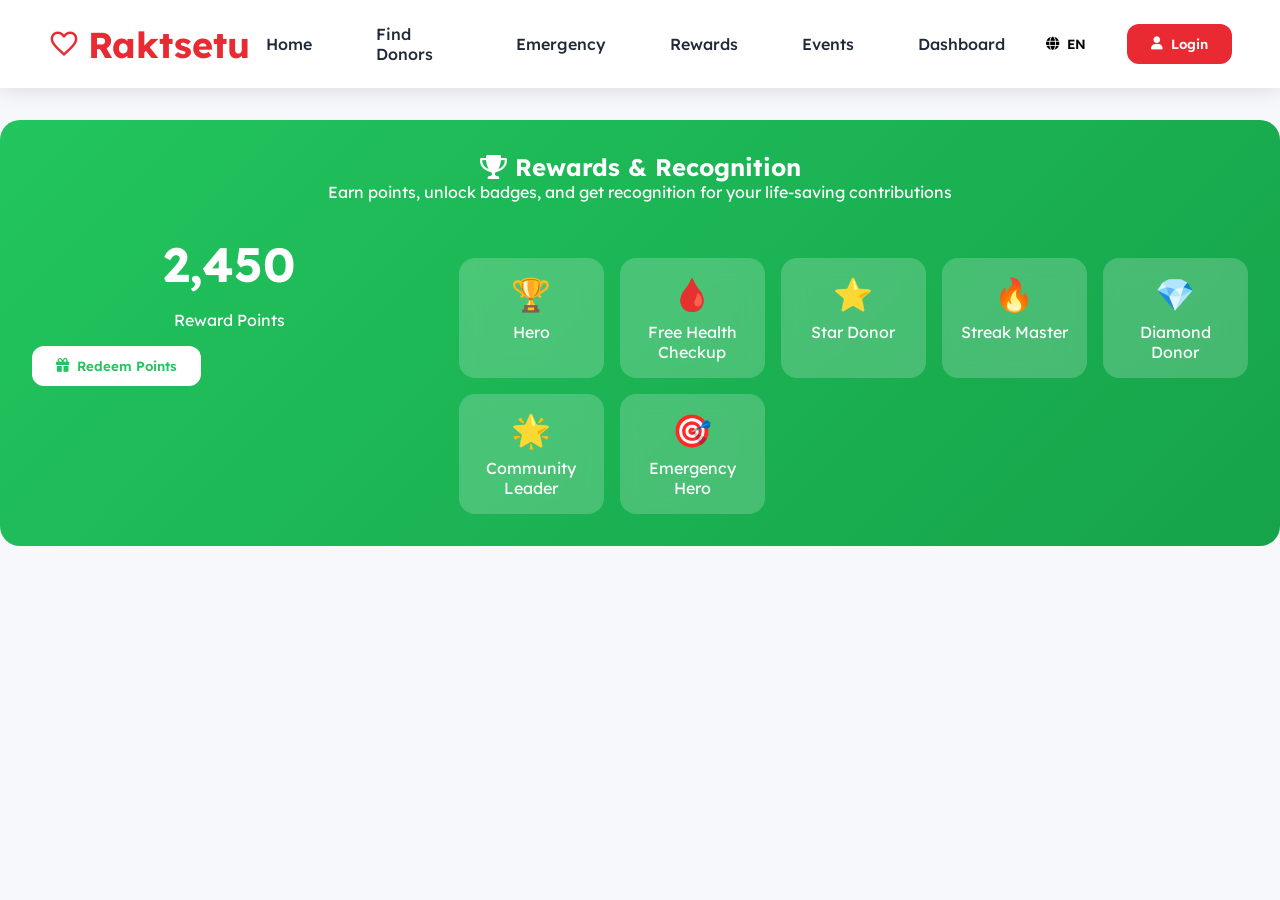
<file: rewards.html>
<!DOCTYPE html>
<html lang="en">
<head>
  <meta charset="UTF-8" />
  <meta name="viewport" content="width=device-width, initial-scale=1.0" />
  <title>Raktsetu - Rewards</title>
  <link href="https://fonts.googleapis.com/css2?family=Lexend:wght@400;500;700;900&display=swap" rel="stylesheet">
  <link href="https://fonts.googleapis.com/css2?family=Material+Symbols+Outlined" rel="stylesheet" />
  <link href="https://cdnjs.cloudflare.com/ajax/libs/font-awesome/6.0.0/css/all.min.css" rel="stylesheet">
  <style>
    /* Global Variables */
    :root {
      --primary: #ea2a33;
      --secondary: #6b5b95;
      --accent: #17bebb;
      --base: #f7f8fc;
      --success: #22c55e;
      --warning: #f59e0b;
      --danger: #ef4444;
      --dark: #1f2937;
      --light: #f8fafc;
    }

    * {
      margin: 0;
      padding: 0;
      box-sizing: border-box;
    }

    body {
      font-family: "Lexend", sans-serif;
      background: var(--base);
      color: var(--dark);
      overflow-x: hidden;
    }

    /* Enhanced Navbar */
    .navbar {
      position: fixed;
      top: 0;
      width: 100%;
      display: flex;
      justify-content: space-between;
      align-items: center;
      padding: 1rem 3rem;
      background: rgba(255, 255, 255, 0.95);
      backdrop-filter: blur(10px);
      box-shadow: 0 4px 20px rgba(0,0,0,0.1);
      z-index: 1000;
      transition: all 0.3s ease;
    }

    .logo {
      display: flex;
      align-items: center;
      gap: 0.5rem;
      color: var(--primary);
      font-weight: 700;
      font-size: 1.5rem;
    }

    .heartbeat {
      color: var(--primary);
      animation: heartbeat 1.5s infinite;
      font-size: 2rem;
    }

    .nav-links {
      display: flex;
      gap: 2rem;
      align-items: center;
    }

    .nav-links a {
      text-decoration: none;
      color: var(--dark);
      font-weight: 500;
      padding: 0.5rem 1rem;
      border-radius: 8px;
      transition: all 0.3s ease;
    }

    .nav-links a:hover {
      background: var(--primary);
      color: white;
      transform: translateY(-2px);
    }

    .nav-actions {
      display: flex;
      gap: 1rem;
      align-items: center;
    }

    .btn {
      padding: 0.75rem 1.5rem;
      border: none;
      border-radius: 12px;
      font-weight: 600;
      cursor: pointer;
      transition: all 0.3s ease;
      display: flex;
      align-items: center;
      gap: 0.5rem;
      font-family: inherit;
    }

    .btn.primary {
      background: var(--primary);
      color: white;
    }

    .btn.primary:hover {
      background: #c91f28;
      transform: translateY(-2px);
      box-shadow: 0 8px 25px rgba(234, 42, 51, 0.3);
    }

    .btn.secondary {
      border: 2px solid var(--primary);
      background: transparent;
      color: var(--primary);
    }

    .btn.glass {
      background: rgba(255,255,255,0.25);
      backdrop-filter: blur(6px);
      border: 1px solid rgba(255,255,255,0.3);
    }
    
    .content-page {
      padding-top: 120px;
      padding-bottom: 4rem;
      max-width: 1400px;
      margin: 0 auto;
      min-height: 100vh;
    }
    
    /* Rewards Section */
    .rewards-section {
      background: linear-gradient(135deg, var(--success), #16a34a);
      color: white;
      border-radius: 20px;
      padding: 2rem;
      margin-bottom: 3rem;
      position: relative;
      overflow: hidden;
      text-align: center;
    }

    .badges-grid {
      display: grid;
      grid-template-columns: repeat(auto-fill, minmax(120px, 1fr));
      gap: 1rem;
      margin-top: 1.5rem;
    }

    .badge-item {
      background: rgba(255,255,255,0.2);
      border-radius: 16px;
      padding: 1rem;
      text-align: center;
      backdrop-filter: blur(10px);
      transition: all 0.3s ease;
    }

    .badge-item:hover {
      background: rgba(255,255,255,0.3);
      transform: scale(1.05);
    }

    .badge-icon {
      font-size: 2rem;
      margin-bottom: 0.5rem;
    }

    /* Modal Styles */
    .modal {
      display: none;
      position: fixed;
      top: 0;
      left: 0;
      width: 100%;
      height: 100%;
      background: rgba(0,0,0,0.8);
      z-index: 10000;
      align-items: center;
      justify-content: center;
    }

    .modal-content {
      background: white;
      border-radius: 20px;
      padding: 2rem;
      max-width: 500px;
      width: 90%;
      max-height: 80vh;
      overflow-y: auto;
      position: relative;
    }

    .modal-close {
      position: absolute;
      top: 1rem;
      right: 1rem;
      background: none;
      border: none;
      font-size: 1.5rem;
      cursor: pointer;
      color: var(--dark);
    }
    
    /* Language Selector */
    .language-selector {
      position: relative;
    }

    .language-dropdown {
      position: absolute;
      top: 100%;
      right: 0;
      background: white;
      border-radius: 12px;
      box-shadow: 0 8px 32px rgba(0,0,0,0.1);
      padding: 0.5rem 0;
      min-width: 150px;
      display: none;
      z-index: 1001;
    }

    .language-option {
      padding: 0.75rem 1rem;
      cursor: pointer;
      transition: all 0.3s ease;
      display: flex;
      align-items: center;
      gap: 0.5rem;
    }

    .language-option:hover {
      background: var(--base);
      color: var(--primary);
    }

    /* Animations */
    @keyframes heartbeat {
      0%, 100% { transform: scale(1); }
      50% { transform: scale(1.3); }
    }

    @keyframes fadeInUp {
      from { opacity: 0; transform: translateY(30px); }
      to { opacity: 1; transform: translateY(0); }
    }

    /* Toast Notification */
    .toast {
      position: fixed;
      bottom: 20px;
      right: 20px;
      background: var(--success);
      color: white;
      padding: 1rem 1.5rem;
      border-radius: 12px;
      font-weight: 500;
      opacity: 0;
      transform: translateY(20px);
      transition: all 0.5s ease;
      z-index: 9999;
      display: flex;
      align-items: center;
      gap: 0.5rem;
    }

    .toast.show {
      opacity: 1;
      transform: translateY(0);
    }
    .toast.error {
      background: var(--danger);
    }
    .toast.info {
      background: var(--secondary);
    }

    /* Responsive Design */
    @media (max-width: 768px) {
      .navbar {
        padding: 1rem;
      }
      
      .nav-links {
        display: none;
      }
    }
  </style>
</head>
<body>
  <header class="navbar">
    <div class="logo">
      <span class="material-symbols-outlined heartbeat">favorite</span>
      <h2>Raktsetu</h2>
    </div>
    <nav class="nav-links">
       <a href="index.html">Home</a>
      <a href="index.html#search">Find Donors</a>
      <a href="index.html#emergency">Emergency</a>
      <a href="rewards.html">Rewards</a>
      <a href="events.html">Events</a>
      <a href="dashboard.html">Dashboard</a>
    </nav>
    <div class="nav-actions">
      <div class="language-selector">
        <button class="btn glass" id="languageBtn">
          <i class="fas fa-globe"></i> EN
        </button>
        <div class="language-dropdown" id="languageDropdown">
          <div class="language-option" data-lang="en">🇺🇸 English</div>
          <div class="language-option" data-lang="hi">🇮🇳 हिंदी</div>
          <div class="language-option" data-lang="es">🇪🇸 Español</div>
          <div class="language-option" data-lang="fr">🇫🇷 Français</div>
        </div>
      </div>
      <button class="btn primary" onclick="openModal('loginModal')">
        <i class="fas fa-user"></i> Login
      </button>
    </div>
  </header>

  <div class="content-page">
    <section class="rewards-section" id="rewards">
      <h2><i class="fas fa-trophy"></i> Rewards & Recognition</h2>
      <p>Earn points, unlock badges, and get recognition for your life-saving contributions</p>
      
      <div style="display: grid; grid-template-columns: 1fr 2fr; gap: 2rem; margin-top: 2rem;">
        <div style="text-align: center;">
          <div style="font-size: 3rem; font-weight: bold; margin-bottom: 1rem;">2,450</div>
          <div>Reward Points</div>
          <button class="btn" style="background: white; color: var(--success); margin-top: 1rem;">
            <i class="fas fa-gift"></i> Redeem Points
          </button>
        </div>
        <div class="badges-grid">
          <div class="badge-item">
            <div class="badge-icon">🏆</div>
            <div>Hero</div>
          </div>
           <div class="badge-item">
            <div class="badge-icon">🩸</div>
            <div>Free Health Checkup</div>
          </div>
          <div class="badge-item">
            <div class="badge-icon">⭐</div>
            <div>Star Donor</div>
          </div>
          <div class="badge-item">
            <div class="badge-icon">🔥</div>
            <div>Streak Master</div>
          </div>
          <div class="badge-item">
            <div class="badge-icon">💎</div>
            <div>Diamond Donor</div>
          </div>
          <div class="badge-item">
            <div class="badge-icon">🌟</div>
            <div>Community Leader</div>
          </div>
          <div class="badge-item">
            <div class="badge-icon">🎯</div>
            <div>Emergency Hero</div>
          </div>
        </div>
      </div>
    </section>
  </div>

  <div class="modal" id="loginModal">
    <div class="modal-content">
      <button class="modal-close" onclick="closeModal('loginModal')">×</button>
      <h2><i class="fas fa-sign-in-alt"></i> Login to Raktsetu</h2>
      <form id="loginForm">
        <div style="margin-bottom: 1rem;">
          <input type="email" class="form-control" placeholder="Email Address" required>
        </div>
        <div style="margin-bottom: 1rem;">
          <input type="password" class="form-control" placeholder="Password" required>
        </div>
        <button type="submit" class="btn primary" style="width: 100%;">
          <i class="fas fa-sign-in-alt"></i> Login
        </button>
      </form>
      <p style="text-align: center; margin-top: 1rem;">
        Don't have an account? <a href="#" onclick="openModal('donorModal'); closeModal('loginModal');">Sign up</a>
      </p>
    </div>
  </div>

  <div class="modal" id="donorModal">
    <div class="modal-content">
      <button class="modal-close" onclick="closeModal('donorModal')">×</button>
      <h2><i class="fas fa-user-plus"></i> Join as Donor</h2>
      <form id="donorForm">
        <div style="display: grid; grid-template-columns: 1fr 1fr; gap: 1rem; margin-bottom: 1rem;">
          <input type="text" class="form-control" placeholder="Full Name" required>
          <input type="email" class="form-control" placeholder="Email" required>
        </div>
        <div style="display: grid; grid-template-columns: 1fr 1fr; gap: 1rem; margin-bottom: 1rem;">
          <input type="tel" class="form-control" placeholder="Phone Number" required>
          <select class="form-control" required>
            <option value="">Blood Group</option>
            <option value="A+">A+</option>
            <option value="A-">A-</option>
            <option value="B+">B+</option>
            <option value="B-">B-</option>
            <option value="AB+">AB+</option>
            <option value="AB-">AB-</option>
            <option value="O+">O+</option>
            <option value="O-">O-</option>
          </select>
        </div>
        <div style="margin-bottom: 1rem;">
          <input type="text" class="form-control" placeholder="City, State" required>
        </div>
        <div style="margin-bottom: 1rem;">
          <label style="display: flex; align-items: center; gap: 0.5rem;">
            <input type="checkbox" required>
            I agree to health verification and terms of service
          </label>
        </div>
        <button type="submit" class="btn primary" style="width: 100%;">
          <i class="fas fa-heart"></i> Register as Donor
        </button>
      </form>
    </div>
  </div>

  <div class="modal" id="emergencyModal">
    <div class="modal-content">
      <button class="modal-close" onclick="closeModal('emergencyModal')">×</button>
      <h2 style="color: var(--danger);"><i class="fas fa-exclamation-triangle"></i> Emergency Blood Request</h2>
      <form id="emergencyForm">
        <div style="margin-bottom: 1rem;">
          <select class="form-control" required>
            <option value="">Required Blood Group</option>
            <option value="A+">A+</option>
            <option value="A-">A-</option>
            <option value="B+">B+</option>
            <option value="B-">B-</option>
            <option value="AB+">AB+</option>
            <option value="AB-">AB-</option>
            <option value="O+">O+</option>
            <option value="O-">O-</option>
          </select>
        </div>
        <div style="margin-bottom: 1rem;">
          <input type="number" class="form-control" placeholder="Units Required" min="1" required>
        </div>
        <div style="margin-bottom: 1rem;">
          <input type="text" class="form-control" placeholder="Hospital Name" required>
        </div>
        <div style="margin-bottom: 1rem;">
          <input type="text" class="form-control" placeholder="Hospital Address" required>
        </div>
        <div style="margin-bottom: 1rem;">
          <input type="tel" class="form-control" placeholder="Emergency Contact" required>
        </div>
        <div style="margin-bottom: 1rem;">
          <textarea class="form-control" rows="3" placeholder="Additional Details (Patient condition, urgency level)"></textarea>
        </div>
        <button type="submit" class="btn" style="width: 100%; background: var(--danger); color: white;">
          <i class="fas fa-broadcast-tower"></i> Send Emergency Alert
        </button>
      </form>
    </div>
  </div>

  <div class="toast" id="toast">
    <i class="fas fa-check-circle"></i>
    <span id="toastMessage">Success!</span>
  </div>

  <script>
    function openModal(modalId) {
      const modal = document.getElementById(modalId);
      modal.style.display = 'flex';
      document.body.style.overflow = 'hidden';
    }

    function closeModal(modalId) {
      const modal = document.getElementById(modalId);
      modal.style.display = 'none';
      document.body.style.overflow = 'auto';
    }

    function showToast(message, type = 'success') {
      const toast = document.getElementById('toast');
      const toastMessage = document.getElementById('toastMessage');
      
      toast.className = `toast ${type}`;
      toastMessage.textContent = message;
      
      const icon = toast.querySelector('i');
      switch(type) {
        case 'success':
          icon.className = 'fas fa-check-circle';
          break;
        case 'error':
          icon.className = 'fas fa-exclamation-circle';
          break;
        case 'info':
          icon.className = 'fas fa-info-circle';
          break;
        default:
          icon.className = 'fas fa-check-circle';
      }
      
      toast.classList.add('show');
      
      setTimeout(() => {
        toast.classList.remove('show');
      }, 4000);
    }
    
    // Close modals when clicking outside
    window.onclick = function(event) {
      const modals = document.querySelectorAll('.modal');
      modals.forEach(modal => {
        if (event.target === modal) {
          modal.style.display = 'none';
          document.body.style.overflow = 'auto';
        }
      });
    }

    // Add navbar scroll effect
    let lastScrollTop = 0;
    window.addEventListener('scroll', function() {
      const navbar = document.querySelector('.navbar');
      const scrollTop = window.pageYOffset || document.documentElement.scrollTop;
      
      if (scrollTop > lastScrollTop) {
        navbar.style.transform = 'translateY(-100%)';
      } else {
        navbar.style.transform = 'translateY(0)';
      }
      
      if (scrollTop > 100) {
        navbar.style.background = 'rgba(255, 255, 255, 0.95)';
        navbar.style.backdropFilter = 'blur(20px)';
      } else {
        navbar.style.background = 'rgba(255, 255, 255, 0.95)';
        navbar.style.backdropFilter = 'blur(10px)';
      }
      
      lastScrollTop = scrollTop;
    });

  </script>
</body>
</html>
</file>
<file: styles.css>
/* Global Variables */
    :root {
      --primary: #ea2a33;
      --secondary: #6b5b95;
      --accent: #17bebb;
      --base: #f7f8fc;
      --success: #22c55e;
      --warning: #f59e0b;
      --danger: #ef4444;
      --dark: #1f2937;
      --light: #f8fafc;
    }

    * {
      margin: 0;
      padding: 0;
      box-sizing: border-box;
    }

    body {
      font-family: "Lexend", sans-serif;
      background: var(--base);
      color: var(--dark);
      overflow-x: hidden;
    }

    /* Enhanced Navbar */
    .navbar {
      position: fixed;
      top: 0;
      width: 100%;
      display: flex;
      justify-content: space-between;
      align-items: center;
      padding: 1rem 3rem;
      background: rgba(255, 255, 255, 0.95);
      backdrop-filter: blur(10px);
      box-shadow: 0 4px 20px rgba(0,0,0,0.1);
      z-index: 1000;
      transition: all 0.3s ease;
    }

    .logo {
      display: flex;
      align-items: center;
      gap: 0.5rem;
      color: var(--primary);
      font-weight: 700;
      font-size: 1.5rem;
    }

    .heartbeat {
      color: var(--primary);
      animation: heartbeat 1.5s infinite;
      font-size: 2rem;
    }

    .nav-links {
      display: flex;
      gap: 2rem;
      align-items: center;
    }

    .nav-links a {
      text-decoration: none;
      color: var(--dark);
      font-weight: 500;
      padding: 0.5rem 1rem;
      border-radius: 8px;
      transition: all 0.3s ease;
    }

    .nav-links a:hover {
      background: var(--primary);
      color: white;
      transform: translateY(-2px);
    }

    .nav-actions {
      display: flex;
      gap: 1rem;
      align-items: center;
    }

    .btn {
      padding: 0.75rem 1.5rem;
      border: none;
      border-radius: 12px;
      font-weight: 600;
      cursor: pointer;
      transition: all 0.3s ease;
      display: flex;
      align-items: center;
      gap: 0.5rem;
      font-family: inherit;
    }

    .btn.primary {
      background: var(--primary);
      color: white;
    }

    .btn.primary:hover {
      background: #c91f28;
      transform: translateY(-2px);
      box-shadow: 0 8px 25px rgba(234, 42, 51, 0.3);
    }

    .btn.secondary {
      border: 2px solid var(--primary);
      background: transparent;
      color: var(--primary);
    }

    .btn.glass {
      background: rgba(255,255,255,0.25);
      backdrop-filter: blur(6px);
      border: 1px solid rgba(255,255,255,0.3);
    }

    /* Enhanced Hero Section */
    .hero {
      position: relative;
      min-height: 100vh;
      display: flex;
      align-items: center;
      justify-content: center;
      text-align: center;
      padding: 120px 20px 60px;
     /* Add background image */
      background-image: url('bloodcamp.jpg'); /* Replace with your image path */
      background-size: cover; /* Cover entire hero section */
      background-position: center; /* Center the image */
      background-repeat: no-repeat; /* Do not repeat */
      color: white; /* Optional: make text readable on the image */
      overflow: hidden;
    }

   .hero::before {
       content: "";
       position: absolute;
       top: 0;
       left: 0;
       width: 100%;
       height: 100%;
       background: rgba(0, 0, 0, 0.5); /* black overlay with 50% opacity */
       z-index: 1;
}

    .hero-content {
      position: relative;
      z-index: 2;
      max-width: 900px;
      margin: 0 auto;
    }

    .hero-content h1 {
      font-size: 3.5rem;
      font-weight: 900;
      margin-bottom: 1.5rem;
      background: linear-gradient(45deg, #fff, #fecaca);
      background-clip: text;
      -webkit-background-clip: text;
      -webkit-text-fill-color: transparent;
      animation: fadeInUp 1s ease;
    }

    .hero-content p {
      font-size: 1.3rem;
      margin-bottom: 2.5rem;
      opacity: 0.95;
      animation: fadeInUp 1.2s ease;
    }

    .hero-buttons {
      display: flex;
      justify-content: center;
      gap: 1.5rem;
      flex-wrap: wrap;
      animation: fadeInUp 1.4s ease;
    }

    /* Dashboard Container */
    .dashboard {
      padding: 4rem 2rem;
      max-width: 1400px;
      margin: 0 auto;
    }

    /* Smart Search Section */
    .search-section {
      background: white;
      border-radius: 20px;
      padding: 2rem;
      box-shadow: 0 8px 32px rgba(0,0,0,0.1);
      margin-bottom: 3rem;
      position: relative;
      overflow: hidden;
    }

    .search-section::before {
      content: "";
      position: absolute;
      top: 0;
      left: 0;
      width: 100%;
      height: 4px;
      background: linear-gradient(90deg, var(--primary), var(--accent));
    }

    .search-header {
      text-align: center;
      margin-bottom: 2rem;
    }

    .search-header h2 {
      font-size: 2rem;
      color: var(--dark);
      margin-bottom: 0.5rem;
    }

    .search-form {
      display: grid;
      grid-template-columns: repeat(auto-fit, minmax(200px, 1fr));
      gap: 1rem;
      margin-bottom: 2rem;
    }

    .form-group {
      position: relative;
    }

    .form-control {
      width: 100%;
      padding: 1rem;
      border: 2px solid #e5e7eb;
      border-radius: 12px;
      font-size: 1rem;
      transition: all 0.3s ease;
      background: white;
    }

    .form-control:focus {
      outline: none;
      border-color: var(--primary);
      box-shadow: 0 0 0 3px rgba(234, 42, 51, 0.1);
    }

    .search-results {
      display: grid;
      grid-template-columns: repeat(auto-fill, minmax(300px, 1fr));
      gap: 1.5rem;
      margin-top: 2rem;
    }

    .donor-card {
      background: white;
      border-radius: 16px;
      padding: 1.5rem;
      box-shadow: 0 4px 16px rgba(0,0,0,0.1);
      transition: all 0.3s ease;
      border: 2px solid transparent;
    }

    .donor-card:hover {
      transform: translateY(-5px);
      box-shadow: 0 12px 40px rgba(0,0,0,0.15);
      border-color: var(--primary);
    }

    .donor-info {
      display: flex;
      align-items: center;
      gap: 1rem;
      margin-bottom: 1rem;
    }

    .avatar {
      width: 60px;
      height: 60px;
      border-radius: 50%;
      background: linear-gradient(135deg, var(--primary), var(--accent));
      display: flex;
      align-items: center;
      justify-content: center;
      color: white;
      font-weight: bold;
      font-size: 1.2rem;
    }

    .blood-type {
      background: var(--primary);
      color: white;
      padding: 0.3rem 0.8rem;
      border-radius: 20px;
      font-weight: bold;
      font-size: 0.9rem;
    }

    .verified-badge {
      background: var(--success);
      color: white;
      padding: 0.2rem 0.6rem;
      border-radius: 12px;
      font-size: 0.8rem;
      display: flex;
      align-items: center;
      gap: 0.3rem;
    }

    /* Emergency Mode */
    .emergency-section {
      background: linear-gradient(135deg, var(--danger), #dc2626);
      color: white;
      border-radius: 20px;
      padding: 2rem;
      margin-bottom: 3rem;
      text-align: center;
      position: relative;
      overflow: hidden;
    }

    .emergency-section::before {
      content: "";
      position: absolute;
      top: -50%;
      left: -50%;
      width: 200%;
      height: 200%;
      background: radial-gradient(circle, rgba(255,255,255,0.1) 0%, transparent 70%);
      animation: pulse 2s infinite;
    }

    .emergency-button {
      background: white;
      color: var(--danger);
      font-size: 1.2rem;
      font-weight: bold;
      padding: 1rem 2rem;
      border-radius: 50px;
      animation: emergency-pulse 1.5s infinite;
      position: relative;
      z-index: 2;
    }

    /* Features Grid */
    .features-grid {
      display: grid;
      grid-template-columns: repeat(auto-fit, minmax(300px, 1fr));
      gap: 2rem;
      margin-bottom: 3rem;
    }

    .feature-card {
      background: white;
      border-radius: 20px;
      padding: 2rem;
      text-align: center;
      box-shadow: 0 8px 32px rgba(0,0,0,0.08);
      transition: all 0.3s ease;
      position: relative;
      overflow: hidden;
    }

    .feature-card::before {
      content: "";
      position: absolute;
      top: 0;
      left: 0;
      width: 100%;
      height: 4px;
      background: linear-gradient(90deg, var(--primary), var(--accent));
    }

    .feature-card:hover {
      transform: translateY(-8px);
      box-shadow: 0 16px 48px rgba(0,0,0,0.15);
    }

    .feature-icon {
      width: 80px;
      height: 80px;
      margin: 0 auto 1rem;
      background: linear-gradient(135deg, var(--primary), var(--accent));
      border-radius: 50%;
      display: flex;
      align-items: center;
      justify-content: center;
      color: white;
      font-size: 2rem;
    }
    
    /* Security Features */
    .security-features {
      display: grid;
      grid-template-columns: repeat(auto-fit, minmax(250px, 1fr));
      gap: 1.5rem;
      margin-bottom: 3rem;
    }

    .security-card {
      background: white;
      border-radius: 16px;
      padding: 1.5rem;
      box-shadow: 0 4px 16px rgba(0,0,0,0.1);
      text-align: center;
      border: 2px solid transparent;
      transition: all 0.3s ease;
    }

    .security-card:hover {
      border-color: var(--accent);
      transform: translateY(-3px);
    }
    
    /* Reviews Section */
    .reviews-section {
      padding: 4rem 2rem;
      max-width: 1400px;
      margin: 0 auto;
      text-align: center;
    }
    
    .reviews-grid {
      display: grid;
      grid-template-columns: repeat(auto-fit, minmax(300px, 1fr));
      gap: 2rem;
      margin-top: 2rem;
    }
    
    .review-card {
      background: white;
      border-radius: 16px;
      padding: 2rem;
      box-shadow: 0 8px 32px rgba(0,0,0,0.08);
      text-align: left;
    }
    
    .review-card p {
      font-style: italic;
      color: #555;
    }
    
    .reviewer-info {
      display: flex;
      align-items: center;
      gap: 1rem;
      margin-top: 1rem;
    }
    
    .reviewer-avatar {
      width: 50px;
      height: 50px;
      border-radius: 50%;
      background: linear-gradient(135deg, var(--secondary), var(--accent));
      display: flex;
      align-items: center;
      justify-content: center;
      color: white;
      font-weight: bold;
    }

    /* Modal Styles */
    .modal {
      display: none;
      position: fixed;
      top: 0;
      left: 0;
      width: 100%;
      height: 100%;
      background: rgba(0,0,0,0.8);
      z-index: 10000;
      align-items: center;
      justify-content: center;
    }

    .modal-content {
      background: white;
      border-radius: 20px;
      padding: 2rem;
      max-width: 500px;
      width: 90%;
      max-height: 80vh;
      overflow-y: auto;
      position: relative;
    }

    .modal-close {
      position: absolute;
      top: 1rem;
      right: 1rem;
      background: none;
      border: none;
      font-size: 1.5rem;
      cursor: pointer;
      color: var(--dark);
    }

    /* Language Selector */
    .language-selector {
      position: relative;
    }

    .language-dropdown {
      position: absolute;
      top: 100%;
      right: 0;
      background: white;
      border-radius: 12px;
      box-shadow: 0 8px 32px rgba(0,0,0,0.1);
      padding: 0.5rem 0;
      min-width: 150px;
      display: none;
      z-index: 1001;
    }

    .language-option {
      padding: 0.75rem 1rem;
      cursor: pointer;
      transition: all 0.3s ease;
      display: flex;
      align-items: center;
      gap: 0.5rem;
    }

    .language-option:hover {
      background: var(--base);
      color: var(--primary);
    }

    /* Animations */
    @keyframes fadeInUp {
      from {
        opacity: 0;
        transform: translateY(30px);
      }
      to {
        opacity: 1;
        transform: translateY(0);
      }
    }

    @keyframes heartbeat {
      0%, 100% { transform: scale(1); }
      50% { transform: scale(1.3); }
    }

    @keyframes pulse {
      0%, 100% { opacity: 1; }
      50% { opacity: 0.7; }
    }

    @keyframes emergency-pulse {

      0%, 100% {
        transform: scale(1);
        box-shadow: 0 0 0 0 rgba(255,255,255,0.5);
      }
      50% {
        transform: scale(1.05);
        box-shadow: 0 0 20px 10px rgba(255,255,255,0.2);
      }
    }

    @keyframes spin {
      to { transform: rotate(360deg); }
    }

    @keyframes float {
      from { transform: translateX(0); }
      to { transform: translateX(100px); }
    }

    /* Toast Notification */
    .toast {
      position: fixed;
      bottom: 20px;
      right: 20px;
      background: var(--success);
      color: white;
      padding: 1rem 1.5rem;
      border-radius: 12px;
      font-weight: 500;
      opacity: 0;
      transform: translateY(20px);
      transition: all 0.5s ease;
      z-index: 9999;
      display: flex;
      align-items: center;
      gap: 0.5rem;
    }

    .toast.show {
      opacity: 1;
      transform: translateY(0);
    }

    .toast.error {
      background: var(--danger);
    }

    /* Responsive Design */
    @media (max-width: 768px) {
      .navbar {
        padding: 1rem;
      }
      
      .nav-links {
        display: none;
      }
      
      .hero-content h1 {
        font-size: 2.5rem;
      }
      
      .hero-buttons {
        flex-direction: column;
        align-items: center;
      }
      
      .search-form {
        grid-template-columns: 1fr;
      }
    }
</file>
